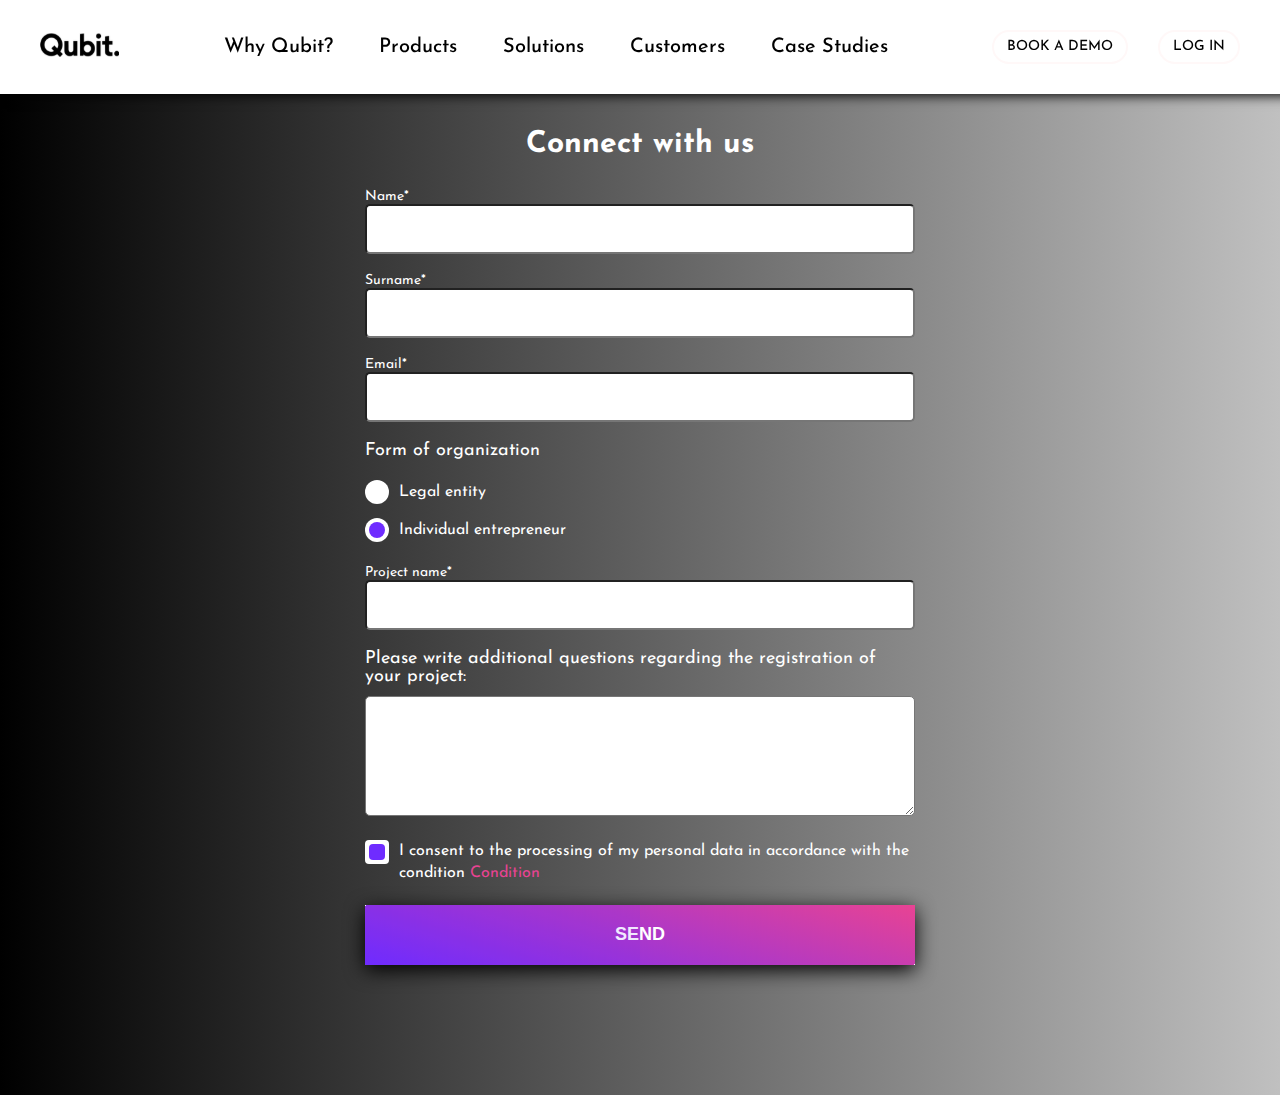
<file: form.html>
<!DOCTYPE html>
<html lang="en">

<head>
    <meta charset="UTF-8">
    <meta http-equiv="X-UA-Compatible" content="IE=edge">
    <meta name="viewport" content="width=device-width, initial-scale=1.0">
    <link rel="apple-touch-icon" sizes="180x180" href="/favicon/apple-touch-icon.png">
    <link rel="icon" type="image/png" sizes="32x32" href="/favicon/favicon-32x32.png">
    <link rel="icon" type="image/png" sizes="16x16" href="/favicon/favicon-16x16.png">
    <link rel="manifest" href="/favicon/site.webmanifest">
    <link rel="mask-icon" href="/favicon/safari-pinned-tab.svg" color="#5bbad5">
    <meta name="msapplication-TileColor" content="#da532c">
    <meta name="theme-color" content="#ffffff">
    <link rel="stylesheet" href="css/form.css">
    <title>Book a demo</title>
</head>

<body>
    <header class="header">
        <div class="container header__container">
            <nav class="nav">
                <div class="logo">
                    <a href="/index.html" target="_blank" class="logo__link">
                        <img src="/img/svg/logo.svg" alt="" class="logo__image">
                    </a>
                </div>
                <ul class="menu">
                    <li class="menu__item">
                        <a href="#" class="menu__link">Why Qubit?</a>
                    </li>
                    <li class="menu__item">
                        <a href="#" class="menu__link">Products</a>
                    </li>
                    <li class="menu__item">
                        <a href="#" class="menu__link">Solutions</a>
                    </li>
                    <li class="menu__item">
                        <a href="#" class="menu__link">Customers</a>
                    </li>
                    <li class="menu__item">
                        <a href="#" class="menu__link">Case Studies</a>
                    </li>
                </ul>
                <div class="btns-1">
                    <a href="./form.html" target="_blank" class="btns-1__btn">Book a demo</a>
                    <a href="./login.html" target="_blank" class="btns-1__btn">Log In</a>
                </div>
                <div class="burger">
                    <span class="bar"></span>
                    <span class="bar"></span>
                    <span class="bar"></span>
                </div>
            </nav>
        </div>
    </header>
    <div class="wrapper">
        <div class="form">
            <form action="#" id="form" class="form__body">
                <h1 class="form__title">
                    Connect with us
                </h1>
                <div class="form__item">
                    <label for="formName">Name*</label>
                    <input id="formName" type="text" name="name" class="form__input _req">
                </div>
                <div class="form__item">
                    <label for="formSurname">Surname*</label>
                    <input id="formSurname" type="text" name="surname" class="form__input _req">
                </div>
                <div class="form__item">
                    <label for="formEmail">Email*</label>
                    <input id="formEmail" type="text" name="email" class="form__input _req _email">
                </div>
                <div class="form__item">
                    <div class="form__label">Form of organization</div>
                    <div class="options">
                        <div class="options__item">
                            <input id="formLegal" checked type="radio" value="legal" name="organization"
                                class="options__input">
                            <label for="formLegal" class="options__label"><span>Legal entity</span></label>
                        </div>
                        <div class="options__item">
                            <input id="formEnter" checked type="radio" value="enter" name="organization"
                                class="options__input">
                            <label for="formEnter" class="options__label"><span>Individual entrepreneur</span></label>
                        </div>
                    </div>
                </div>
                <div class="form__item">
                    <label for="formPname">Project name*</label>
                    <input id="formPname" type="text" name="Pname" class="form__input _req">
                </div>
                <div class="form__item">
                    <div class="form__item">
                        <label for="formMessage" class="form__label">Please write additional questions regarding the
                            registration of your project:</label>
                        <textarea name="message" id="formMessage" class="form__input"></textarea>
                    </div>
                </div>
                <div class="form__item">
                    <div class="checkbox">
                        <input id="formAgreement" checked type="checkbox" name="agreement" class="checkbox__input _req">
                        <label for="formAgreement" class="checkbox__label"><span>
                                I consent to the processing of my personal data in accordance with the condition <a
                                    href="#"> Condition</a></span></label>
                    </div>
                </div>
                <button type="submit" class="form__button">
                    <span class="lines"></span>
                    <span class="lines"></span>
                    <span class="lines"></span>
                    <span class="lines"></span>
                    Send
                </button>
            </form>
        </div>
    </div>
    <script src="/js/form.js"></script>
    <script src="/js/burger_menu.js"></script>
</body>

</html>
</file>
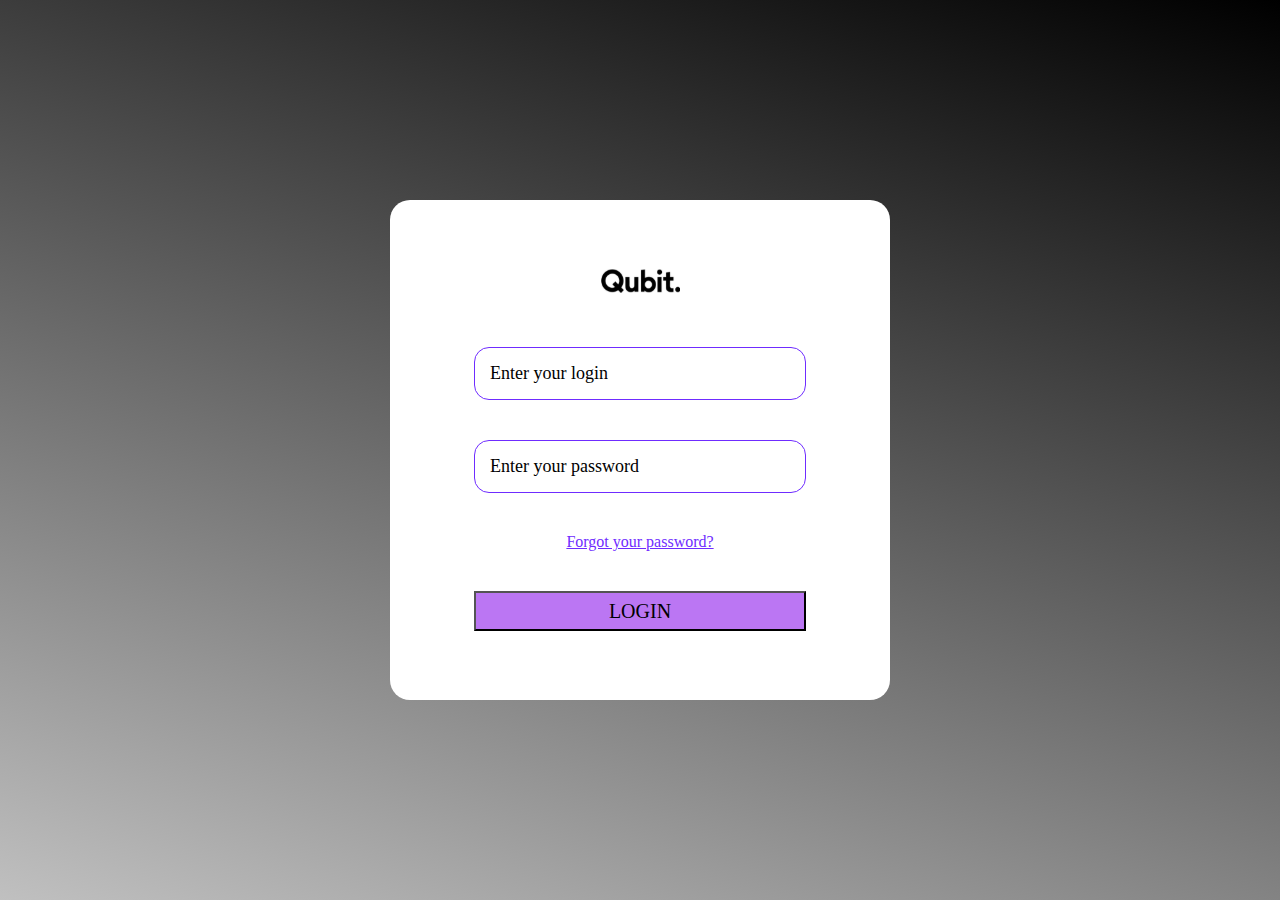
<file: login.html>
<!DOCTYPE html>
<html lang="en">
<head>
    <meta charset="UTF-8">
    <meta http-equiv="X-UA-Compatible" content="IE=edge">
    <meta name="viewport" content="width=device-width, initial-scale=1.0">
    <link rel="apple-touch-icon" sizes="180x180" href="/favicon/apple-touch-icon.png">
    <link rel="icon" type="image/png" sizes="32x32" href="/favicon/favicon-32x32.png">
    <link rel="icon" type="image/png" sizes="16x16" href="/favicon/favicon-16x16.png">
    <link rel="manifest" href="/favicon/site.webmanifest">
    <link rel="mask-icon" href="/favicon/safari-pinned-tab.svg" color="#5bbad5">
    <meta name="msapplication-TileColor" content="#da532c">
    <meta name="theme-color" content="#ffffff">
    <link rel="stylesheet" href="css/login.css">
    <title>Login</title>
</head>
<body>
    <div class="wrapper">
        <div class="login">
            <a href="./index.html" target="_blank" class="login__link">
                <img src="./img/svg/logo.svg" alt="" class="login__logo">
            </a>
            <form action="" class="login__form">
                <input type="text" class="login__inpt" placeholder="Enter your login">
                <input type="password" class="login__inpt" placeholder="Enter your password">
                <a href="#" class="login__reminder">Forgot your password?</a>
                <button class="login__btn">
                    Login
                </button>
            </form>
        </div>
    </div>

    
</body>
</html>
</file>
<file: css/form.css>
@import url("https://fonts.googleapis.com/css2?family=Josefin+Sans:wght@400;500;600;700&family=Playfair+Display:wght@400;500;600;700&display=swap");
.btns-1__btn, .menu__link {
  font-family: "Josefin sans", serif;
}

.form__button:hover {
  cursor: pointer;
  font-weight: 700;
}
.form__button::before {
  content: "";
  position: absolute;
  top: 0;
  left: 0;
  width: 50%;
  height: 100%;
  background: rgba(111, 44, 255, 0.1);
}
.form__button::after {
  content: "";
  position: absolute;
  top: 0;
  left: -100%;
  width: 100%;
  height: 100%;
  background: -webkit-gradient(linear, left top, right top, from(transparent), color-stop(rgba(255, 255, 255, 0.4)), to(transparent));
  background: -o-linear-gradient(left, transparent, rgba(255, 255, 255, 0.4), transparent);
  background: linear-gradient(90deg, transparent, rgba(255, 255, 255, 0.4), transparent);
  -webkit-transition: 0.5s;
  -o-transition: 0.5s;
  transition: 0.5s;
  -webkit-transition-delay: 0.5s;
       -o-transition-delay: 0.5s;
          transition-delay: 0.5s;
}
.form__button:hover::after {
  left: 100%;
}
.form__button .lines {
  position: absolute;
  display: block;
  -webkit-transition: 0.5s ease;
  -o-transition: 0.5s ease;
  transition: 0.5s ease;
}
.form__button .lines:nth-child(1) {
  top: 0;
  left: 0;
  width: 0;
  height: 1px;
  background: #fff;
}
.form__button:hover .lines:nth-child(1) {
  width: 100%;
  -webkit-transform: translateX(100%);
      -ms-transform: translateX(100%);
          transform: translateX(100%);
}
.form__button .lines:nth-child(2) {
  top: 0;
  left: 0;
  width: 1px;
  height: 1px;
  background: #fff;
}
.form__button:hover .lines:nth-child(2) {
  height: 100%;
  -webkit-transform: translateY(100%);
      -ms-transform: translateY(100%);
          transform: translateY(100%);
}
.form__button .lines:nth-child(3) {
  bottom: 0;
  right: 0;
  width: 0;
  height: 1px;
  background: #fff;
}
.form__button:hover .lines:nth-child(3) {
  width: 100%;
  -webkit-transform: translateX(-100%);
      -ms-transform: translateX(-100%);
          transform: translateX(-100%);
}
.form__button .lines:nth-child(4) {
  bottom: 0;
  right: 0;
  width: 1px;
  height: 1px;
  background: #fff;
}
.form__button:hover .lines:nth-child(4) {
  height: 100%;
  -webkit-transform: translateY(-100%);
      -ms-transform: translateY(-100%);
          transform: translateY(-100%);
}

.btns-1__btn::before {
  border-radius: 20px;
  content: "";
  position: absolute;
  top: 0;
  left: 0;
  width: 100%;
  height: 100%;
  background: rgba(111, 44, 255, 0.5);
  z-index: -1;
  -webkit-transition: -webkit-transform 0.7s;
  transition: -webkit-transform 0.7s;
  -o-transition: transform 0.7s;
  transition: transform 0.7s;
  transition: transform 0.7s, -webkit-transform 0.7s;
  -webkit-transform-origin: bottom right;
      -ms-transform-origin: bottom right;
          transform-origin: bottom right;
  -webkit-transform: scale(0);
      -ms-transform: scale(0);
          transform: scale(0);
}
.btns-1__btn:hover::before {
  -webkit-transition: -webkit-transform 0.7s;
  transition: -webkit-transform 0.7s;
  -o-transition: transform 0.7s;
  transition: transform 0.7s;
  transition: transform 0.7s, -webkit-transform 0.7s;
  -webkit-transform-origin: top left;
      -ms-transform-origin: top left;
          transform-origin: top left;
  -webkit-transform: scale(1);
      -ms-transform: scale(1);
          transform: scale(1);
}
.btns-1__btn::after {
  border-radius: 20px;
  content: "";
  position: absolute;
  top: 0;
  left: 0;
  width: 100%;
  height: 100%;
  background: transparent;
  border: 2px solid #fff8f8;
  -webkit-box-sizing: border-box;
          box-sizing: border-box;
  z-index: -1;
  -webkit-transition: -webkit-transform 0.7s;
  transition: -webkit-transform 0.7s;
  -o-transition: transform 0.7s;
  transition: transform 0.7s;
  transition: transform 0.7s, -webkit-transform 0.7s;
  -webkit-transform-origin: top left;
      -ms-transform-origin: top left;
          transform-origin: top left;
  -webkit-transform: scale(1);
      -ms-transform: scale(1);
          transform: scale(1);
}
.btns-1__btn:hover::after {
  -webkit-transition: -webkit-transform 0.7s;
  transition: -webkit-transform 0.7s;
  -o-transition: transform 0.7s;
  transition: transform 0.7s;
  transition: transform 0.7s, -webkit-transform 0.7s;
  -webkit-transform-origin: bottom right;
      -ms-transform-origin: bottom right;
          transform-origin: bottom right;
  -webkit-transform: scale(0);
      -ms-transform: scale(0);
          transform: scale(0);
}

.burger {
  display: none;
  cursor: pointer;
}

.bar {
  display: block;
  width: 30px;
  height: 4px;
  margin: 5px auto;
  -webkit-transition: all 0.3s ease-in-out;
  -o-transition: all 0.3s ease-in-out;
  transition: all 0.3s ease-in-out;
  background-color: #6c5ce7;
}

@media (max-width: 1050px) {
  .burger {
    display: block;
  }
  .burger .bar:nth-child(2) {
    background-color: #e84393;
  }
  .burger.active .bar:nth-child(2) {
    opacity: 0;
  }
  .burger.active .bar:nth-child(1) {
    -webkit-transform: translateY(8px) rotate(45deg);
        -ms-transform: translateY(8px) rotate(45deg);
            transform: translateY(8px) rotate(45deg);
    background-color: #e84393;
  }
  .burger.active .bar:nth-child(3) {
    -webkit-transform: translateY(-8px) rotate(-45deg);
        -ms-transform: translateY(-8px) rotate(-45deg);
            transform: translateY(-8px) rotate(-45deg);
    background-color: #e84393;
  }
  .menu {
    position: fixed;
    left: -100%;
    top: 50px;
    gap: 0;
    -webkit-box-orient: vertical;
    -webkit-box-direction: normal;
        -ms-flex-direction: column;
            flex-direction: column;
    width: 100%;
    text-align: center;
    -webkit-transition: 0.3s ease;
    -o-transition: 0.3s ease;
    transition: 0.3s ease;
    background: #fff;
  }
  .menu__item {
    margin: 16px 0;
  }
  .menu.active {
    left: 0;
  }
}
.header {
  position: fixed;
  top: 0;
  width: 100%;
  z-index: 1;
  background: #fff;
  padding: 15px;
  -webkit-box-shadow: 13px -4px 11px 6px rgba(0, 0, 0, 0.92);
          box-shadow: 13px -4px 11px 6px rgba(0, 0, 0, 0.92);
}

.logo__image:hover {
  cursor: pointer;
  -webkit-transform: scale(1.3);
      -ms-transform: scale(1.3);
          transform: scale(1.3);
  -webkit-transition: all 0.5s ease;
  -o-transition: all 0.5s ease;
  transition: all 0.5s ease;
}

.nav {
  display: -webkit-box;
  display: -ms-flexbox;
  display: flex;
  -webkit-box-pack: justify;
      -ms-flex-pack: justify;
          justify-content: space-between;
  -webkit-box-align: center;
      -ms-flex-align: center;
          align-items: center;
  -webkit-box-orient: unset;
  -webkit-box-direction: unset;
      -ms-flex-direction: unset;
          flex-direction: unset;
  gap: 10px;
}

.menu {
  padding: 0;
  display: -webkit-box;
  display: -ms-flexbox;
  display: flex;
  list-style-type: none;
  gap: 30px;
}
.menu__item {
  position: relative;
  padding: 8px;
}
.menu__item::before {
  position: absolute;
  content: "";
  width: 30px;
  height: 20px;
  border-top: 5px solid #e84393;
  border-left: 5px solid #e84393;
  top: 0;
  left: 0;
  -webkit-transition: 0.5s;
  -o-transition: 0.5s;
  transition: 0.5s;
  opacity: 0;
}
.menu__item::after {
  position: absolute;
  content: "";
  width: 30px;
  height: 20px;
  border-right: 5px solid #6c5ce7;
  border-bottom: 5px solid #6c5ce7;
  bottom: 0;
  right: 0;
  -webkit-transition: 0.5s;
  -o-transition: 0.5s;
  transition: 0.5s;
  opacity: 0;
}
.menu__item:hover::before {
  left: -10px;
  top: -10px;
  opacity: 1;
}
.menu__item:hover::after {
  right: -10px;
  bottom: -10px;
  opacity: 1;
}
.menu__link {
  font-size: 20px;
  font-weight: 500;
  color: #000;
}
.menu__link:hover {
  color: #6F2CFF;
}

.btns-1 {
  display: -webkit-box;
  display: -ms-flexbox;
  display: flex;
  gap: 30px;
}
.btns-1__btn {
  position: relative;
  border-radius: 20px;
  padding: 10px 15px 10px 15px;
  font-weight: 500;
  text-transform: uppercase;
}
.btns-1__btn:hover {
  color: #fff;
}

* {
  -webkit-box-sizing: border-box;
          box-sizing: border-box;
}

html,
body {
  margin: 0;
  padding: 0;
  height: 100%;
  line-height: 1;
  background: -webkit-gradient(linear, left top, right top, from(black), to(silver));
  background: -o-linear-gradient(left, black, silver);
  background: linear-gradient(90deg, black, silver);
  font-family: "Josefin sans", serif;
  font-size: 14px;
}

a {
  color: #000;
  text-decoration: none;
}

.container {
  max-width: 1200px;
  margin: 0 auto;
}

.form * {
  outline: none;
}

.form__input._error {
  -webkit-box-shadow: inset 0px 1px 20px 6px red;
          box-shadow: inset 0px 1px 20px 6px red;
}

.form {
  max-width: 550px;
  margin: 0 auto;
  color: #fff;
  padding: 130px 0;
}
@media (max-width: 550px) {
  .form__body {
    padding: 20px;
  }
}
.form__title {
  font-size: 30px;
  font-weight: 700;
  margin: 0px 0px 30px 0px;
  text-align: center;
}
.form__item {
  margin: 0px 0px 20px 0px;
}
.form__label {
  font-size: 18px;
  display: block;
  margin: 0px 0px 10px 0px;
}
.form__input {
  height: 50px;
  padding: 0px 20px;
  border-radius: 5px;
  width: 100%;
  font-size: 18px;
  -webkit-transition: all 0.5s ease 0s;
  -o-transition: all 0.5s ease 0s;
  transition: all 0.5s ease 0s;
}
.form__input:focus {
  -webkit-box-shadow: 0 0 15px #6F2CFF;
          box-shadow: 0 0 15px #6F2CFF;
}
.form__button {
  width: 100%;
  display: -webkit-box;
  display: -ms-flexbox;
  display: flex;
  -webkit-box-pack: center;
      -ms-flex-pack: center;
          justify-content: center;
  -webkit-box-align: center;
      -ms-flex-align: center;
          align-items: center;
  min-height: 60px;
  background: -o-linear-gradient(72deg, #6F2CFF, #e84393);
  background: linear-gradient(18deg, #6F2CFF, #e84393);
  font-size: 18px;
  color: #fff;
  font-weight: 700;
  text-transform: uppercase;
  cursor: pointer;
  border: none;
  position: relative;
  overflow: hidden;
  -webkit-box-shadow: 0 5px 20px black;
          box-shadow: 0 5px 20px black;
}
.form__button:active {
  top: 3px;
  -webkit-box-shadow: 0 2px 0 black;
          box-shadow: 0 2px 0 black;
}

textarea.form__input {
  min-height: 120px;
  resize: vertical;
  padding: 20px;
}

.options {
  padding: 10px 0px 0px 0px;
}
.options__item {
  margin: 0px 0px 10px 0px;
}
.options__input {
  display: none;
}
.options__input:checked + .options__label::after {
  -webkit-transform: scale(1);
      -ms-transform: scale(1);
          transform: scale(1);
}
.options__label {
  position: relative;
  font-size: 16px;
  display: -webkit-inline-box;
  display: -ms-inline-flexbox;
  display: inline-flex;
  line-height: 140%;
  -webkit-box-align: center;
      -ms-flex-align: center;
          align-items: center;
}
.options__label::after {
  content: "";
  position: absolute;
  top: 4px;
  left: 4px;
  width: 16px;
  height: 16px;
  background-color: #6F2CFF;
  border-radius: 50%;
  -webkit-transform: scale(0);
      -ms-transform: scale(0);
          transform: scale(0);
  -webkit-transition: all 0.3s ease 0s;
  -o-transition: all 0.3s ease 0s;
  transition: all 0.3s ease 0s;
}
.options__label::before {
  content: "";
  -ms-flex-item-align: start;
      align-self: start;
  -webkit-box-flex: 0;
      -ms-flex: 0 0 24px;
          flex: 0 0 24px;
  height: 24px;
  background-color: #fff;
  border-radius: 50%;
  margin: 0px 10px 0px 0px;
}

.checkbox._error .checkbox__label::before {
  -webkit-box-shadow: inset 0px 0px 7px 6px red;
          box-shadow: inset 0px 0px 7px 6px red;
}

.checkbox__input {
  display: none;
}
.checkbox__input:checked + .checkbox__label::after {
  scale: 1;
}
.checkbox__label {
  font-size: 16px;
  line-height: 140%;
  display: -webkit-inline-box;
  display: -ms-inline-flexbox;
  display: inline-flex;
  -webkit-box-align: center;
      -ms-flex-align: center;
          align-items: center;
  position: relative;
  cursor: pointer;
}
.checkbox__label::after {
  -webkit-transition: -webkit-transform 0.5 ease 0s;
  transition: -webkit-transform 0.5 ease 0s;
  -o-transition: transform 0.5 ease 0s;
  transition: transform 0.5 ease 0s;
  transition: transform 0.5 ease 0s, -webkit-transform 0.5 ease 0s;
  content: "";
  width: 16px;
  height: 16px;
  position: absolute;
  top: 4px;
  left: 4px;
  background-color: #6F2CFF;
  border-radius: 4px;
  scale: 0;
}
.checkbox__label::before {
  content: "";
  -webkit-box-flex: 0;
      -ms-flex: 0 0 24px;
          flex: 0 0 24px;
  -ms-flex-item-align: start;
      align-self: flex-start;
  height: 24px;
  background-color: #fff;
  border-radius: 4px;
  margin: 0px 10px 0px 0px;
}
.checkbox__label a {
  color: #e84393;
}/*# sourceMappingURL=form.css.map */
</file>
<file: css/login.css>
.login__btn, .login__reminder, .login__inpt {
  font-family: "Josefin sans", serif;
}

html,
body {
  margin: 0;
  padding: 0;
  -webkit-box-sizing: border-box;
          box-sizing: border-box;
}

a {
  text-decoration: none;
}

body {
  background: -o-linear-gradient(72deg, silver, black) no-repeat;
  background: linear-gradient(18deg, silver, black) no-repeat;
  height: 100vh;
}

.wrapper {
  display: -webkit-box;
  display: -ms-flexbox;
  display: flex;
  -webkit-box-pack: center;
      -ms-flex-pack: center;
          justify-content: center;
  -webkit-box-align: center;
      -ms-flex-align: center;
          align-items: center;
  -webkit-box-orient: horizontal;
  -webkit-box-direction: normal;
      -ms-flex-direction: row;
          flex-direction: row;
  width: 100%;
  height: 100%;
}

.login {
  width: 500px;
  height: 500px;
  background: #fff;
  display: -webkit-box;
  display: -ms-flexbox;
  display: flex;
  -webkit-box-pack: center;
      -ms-flex-pack: center;
          justify-content: center;
  -webkit-box-align: center;
      -ms-flex-align: center;
          align-items: center;
  -webkit-box-orient: vertical;
  -webkit-box-direction: normal;
      -ms-flex-direction: column;
          flex-direction: column;
  border-radius: 20px;
}
.login__link {
  margin: 0 0 50px 0;
  -webkit-transition: all 0.5s ease;
  -o-transition: all 0.5s ease;
  transition: all 0.5s ease;
}
.login__link:hover {
  -webkit-transform: scale(1.3);
      -ms-transform: scale(1.3);
          transform: scale(1.3);
}
.login__form {
  display: -webkit-box;
  display: -ms-flexbox;
  display: flex;
  -webkit-box-pack: center;
      -ms-flex-pack: center;
          justify-content: center;
  -webkit-box-align: center;
      -ms-flex-align: center;
          align-items: center;
  -webkit-box-orient: vertical;
  -webkit-box-direction: normal;
      -ms-flex-direction: column;
          flex-direction: column;
  gap: 40px;
}
.login__inpt {
  padding: 15px;
  width: 300px;
  max-width: 300px;
  font-size: 18px;
  border-radius: 15px;
  border: 1px solid #6F2CFF;
}
.login__inpt::-webkit-input-placeholder {
  color: #000;
}
.login__inpt::-moz-placeholder {
  color: #000;
}
.login__inpt:-ms-input-placeholder {
  color: #000;
}
.login__inpt::-ms-input-placeholder {
  color: #000;
}
.login__inpt::placeholder {
  color: #000;
}
.login__reminder {
  text-decoration: underline;
  font-size: 16px;
  color: #6F2CFF;
  -webkit-transition: all 0.5s linear;
  -o-transition: all 0.5s linear;
  transition: all 0.5s linear;
}
.login__reminder:hover {
  text-decoration: none;
  color: #000;
}
.login__btn {
  text-transform: uppercase;
  width: 100%;
  height: 40px;
  font-weight: 500;
  font-size: 20px;
  -webkit-transition: all 0.5s linear;
  -o-transition: all 0.5s linear;
  transition: all 0.5s linear;
  background: #bb76f3;
}
.login__btn:hover {
  cursor: pointer;
  background: #6F2CFF;
  color: #fff;
  border: none;
  border-radius: 15px;
}/*# sourceMappingURL=login.css.map */
</file>
